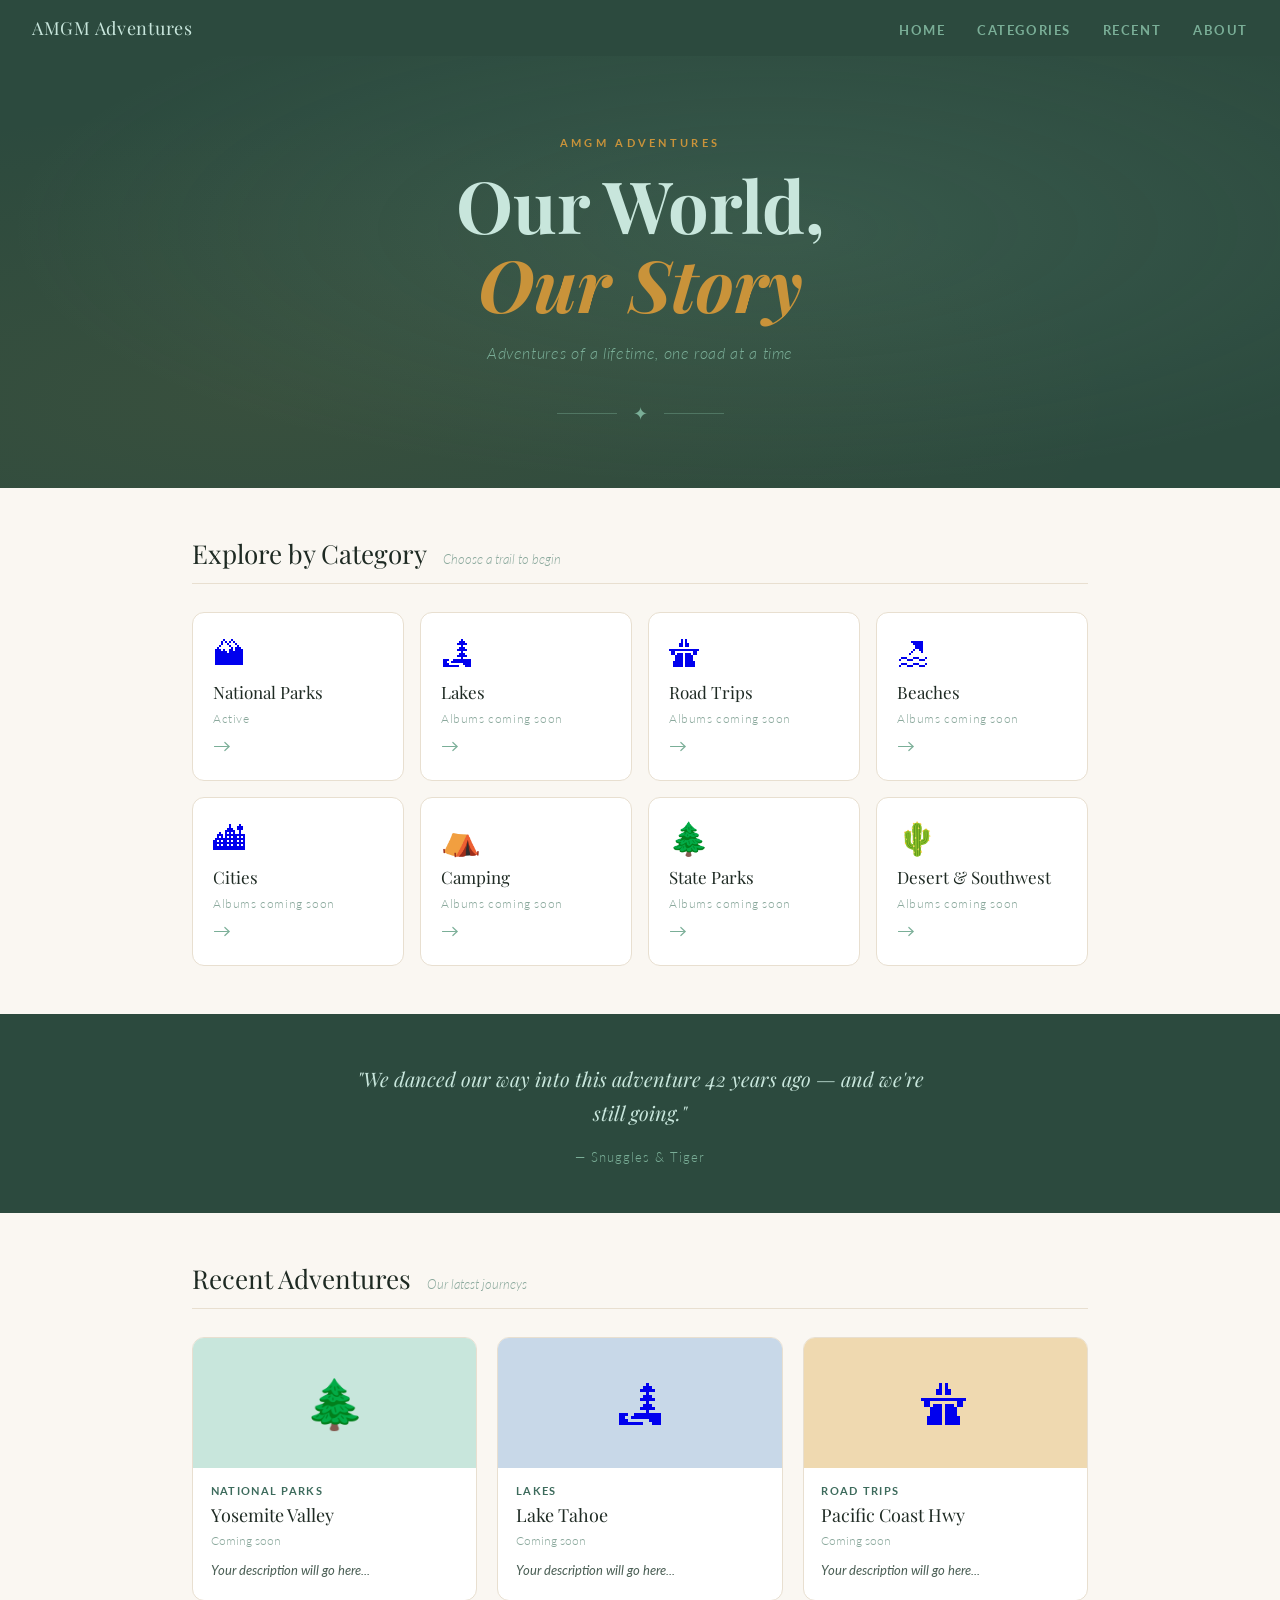
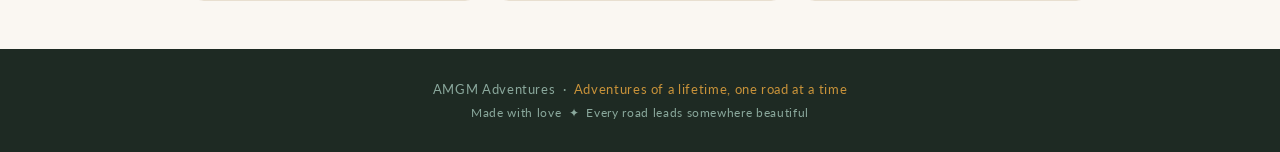
<file: index.html>
<!doctype html>
<html lang="en">
  <head>
    <meta charset="UTF-8" />
    <meta name="viewport" content="width=device-width, initial-scale=1.0" />
    <title>AMGM Adventures</title>
    <link
      href="https://fonts.googleapis.com/css2?family=Playfair+Display:ital,wght@0,400;0,700;1,400&family=Lato:wght@300;400;700&display=swap"
      rel="stylesheet"
    />
    <link rel="stylesheet" href="css/styles.css" />
  </head>
  <body>
    <!-- NAV -->
    <nav>
      <a class="nav-brand" href="index.html">AMGM Adventures</a>
      <ul class="nav-links">
        <li><a href="index.html">Home</a></li>
        <li><a href="#categories">Categories</a></li>
        <li><a href="#recent">Recent</a></li>
        <li><a href="#about">About</a></li>
      </ul>
    </nav>

    <!-- HERO -->
    <header class="hero">
      <p class="hero-eyebrow">amgm adventures</p>
      <h1 class="hero-title">Our World,<br /><em>Our Story</em></h1>
      <p class="hero-tagline">Adventures of a lifetime, one road at a time</p>
      <div class="hero-divider">✦</div>
    </header>

    <!-- CATEGORIES -->
    <section class="section" id="categories">
      <div class="section-header">
        <h2 class="section-title">Explore by Category</h2>
        <span class="section-sub">Choose a trail to begin</span>
      </div>
      <div class="category-grid">
        <a class="cat-card" href="categories/national-parks.html">
          <span class="cat-icon">🏔</span>
          <span class="cat-name">National Parks</span>
          <span class="cat-count">Active</span>
          <span class="cat-arrow">→</span>
        </a>
        <a class="cat-card" href="undc.html">
          <span class="cat-icon">🏞</span>
          <span class="cat-name">Lakes</span>
          <span class="cat-count">Albums coming soon</span>
          <span class="cat-arrow">→</span>
        </a>
        <a class="cat-card" href="undc.html">
          <span class="cat-icon">🛣</span>
          <span class="cat-name">Road Trips</span>
          <span class="cat-count">Albums coming soon</span>
          <span class="cat-arrow">→</span>
        </a>
        <a class="cat-card" href="undc.html">
          <span class="cat-icon">🏖</span>
          <span class="cat-name">Beaches</span>
          <span class="cat-count">Albums coming soon</span>
          <span class="cat-arrow">→</span>
        </a>
        <a class="cat-card" href="undc.html">
          <span class="cat-icon">🏙</span>
          <span class="cat-name">Cities</span>
          <span class="cat-count">Albums coming soon</span>
          <span class="cat-arrow">→</span>
        </a>
        <a class="cat-card" href="undc.html">
          <span class="cat-icon">⛺</span>
          <span class="cat-name">Camping</span>
          <span class="cat-count">Albums coming soon</span>
          <span class="cat-arrow">→</span>
        </a>
        <a class="cat-card" href="undc.html">
          <span class="cat-icon">🌲</span>
          <span class="cat-name">State Parks</span>
          <span class="cat-count">Albums coming soon</span>
          <span class="cat-arrow">→</span>
        </a>
        <a class="cat-card" href="undc.html">
          <span class="cat-icon">🌵</span>
          <span class="cat-name">Desert &amp; Southwest</span>
          <span class="cat-count">Albums coming soon</span>
          <span class="cat-arrow">→</span>
        </a>
      </div>
    </section>

    <!-- ABOUT STRIP -->
    <div class="about-strip" id="about">
      <p>
        "We danced our way into this adventure 42 years ago — and we're still
        going."
      </p>
      <small>— Snuggles &amp; Tiger</small>
    </div>

    <!-- RECENT -->
    <section class="section" id="recent">
      <div class="section-header">
        <h2 class="section-title">Recent Adventures</h2>
        <span class="section-sub">Our latest journeys</span>
      </div>
      <div class="recent-grid">
        <a class="recent-card" href="albums/yosemite.html">
          <div class="recent-thumb thumb-green">🌲</div>
          <div class="recent-body">
            <span class="recent-cat">National Parks</span>
            <span class="recent-name">Yosemite Valley</span>
            <span class="recent-date">Coming soon</span>
            <span class="recent-desc">Your description will go here...</span>
          </div>
        </a>
        <a class="recent-card" href="albums/lake-tahoe.html">
          <div class="recent-thumb thumb-blue">🏞</div>
          <div class="recent-body">
            <span class="recent-cat">Lakes</span>
            <span class="recent-name">Lake Tahoe</span>
            <span class="recent-date">Coming soon</span>
            <span class="recent-desc">Your description will go here...</span>
          </div>
        </a>
        <a class="recent-card" href="albums/pacific-coast-hwy.html">
          <div class="recent-thumb thumb-amber">🛣</div>
          <div class="recent-body">
            <span class="recent-cat">Road Trips</span>
            <span class="recent-name">Pacific Coast Hwy</span>
            <span class="recent-date">Coming soon</span>
            <span class="recent-desc">Your description will go here...</span>
          </div>
        </a>
      </div>
    </section>

    <!-- FOOTER -->
    <footer>
      <p>
        AMGM Adventures &nbsp;·&nbsp;
        <span>Adventures of a lifetime, one road at a time</span>
      </p>
      <p style="margin-top: 0.5rem; font-size: 12px">
        Made with love &nbsp;✦&nbsp; Every road leads somewhere beautiful
      </p>
    </footer>
  </body>
</html>
</file>
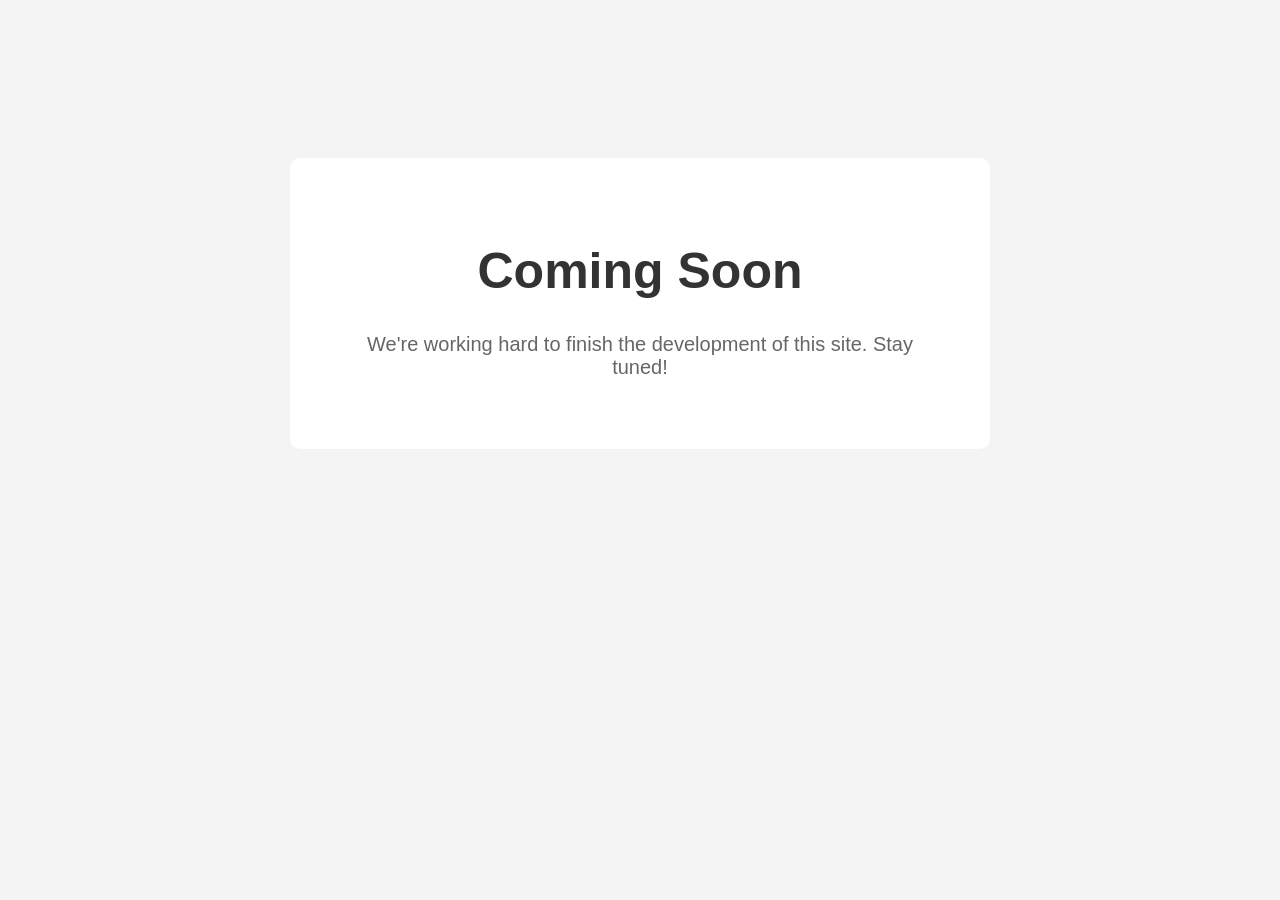
<file: undc.html>
<!DOCTYPE html>
<html>
<head>
    <title>Under Construction</title>
    <style>
        body { text-align: center; padding: 150px; font-family: sans-serif; background-color: #f4f4f4; }
        h1 { font-size: 50px; color: #333; }
        p { font-size: 20px; color: #666; }
        .container { max-width: 600px; margin: 0 auto; background: white; padding: 50px; border-radius: 10px; }
    </style>
</head>
<body>
    <div class="container">
        <h1>Coming Soon</h1>
        <p>We're working hard to finish the development of this site. Stay tuned!</p>
    </div>
</body>
</html>
</file>
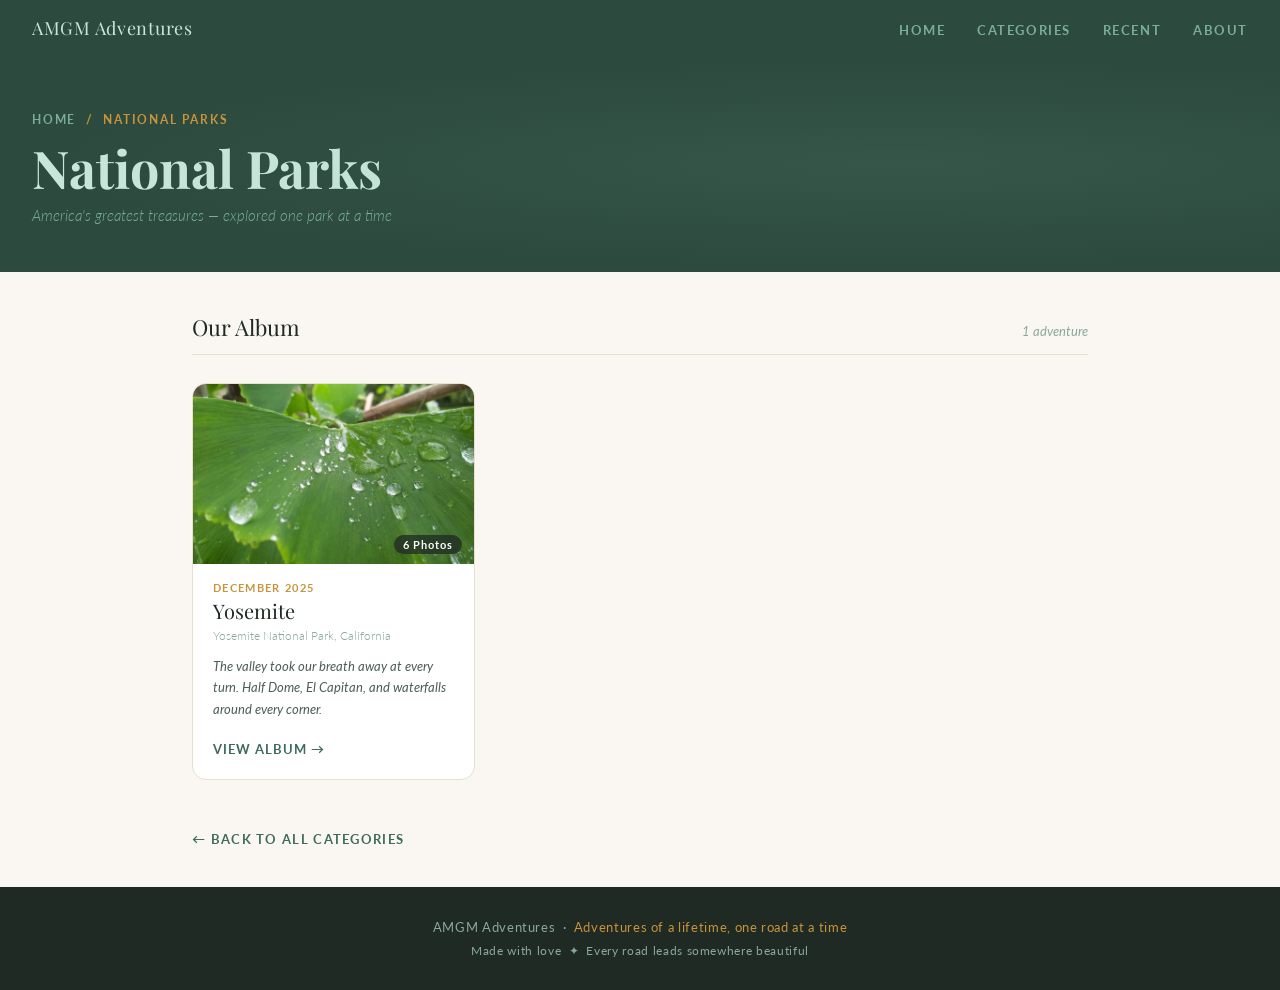
<file: categories/national-parks.html>
<!doctype html>
<html lang="en">
  <head>
    <meta charset="UTF-8" />
    <meta name="viewport" content="width=device-width, initial-scale=1.0" />
    <title>National Parks — AMGM Adventures</title>
    <link
      href="https://fonts.googleapis.com/css2?family=Playfair+Display:ital,wght@0,400;0,700;1,400&family=Lato:wght@300;400;700&display=swap"
      rel="stylesheet"
    />
    <link rel="stylesheet" href="../css/styles.css">
 
  </head>
  <body>
    <!-- NAV -->
    <nav>
      <a class="nav-brand" href="../index.html">AMGM Adventures</a>
      <ul class="nav-links">
        <li><a href="../index.html">Home</a></li>
        <li><a href="index.html#categories">Categories</a></li>
        <li><a href="index.html#recent">Recent</a></li>
        <li><a href="index.html#about">About</a></li>
      </ul>
    </nav>

    <!-- PAGE HERO -->
    <header class="page-hero">
      <div class="breadcrumb">
        <a href="index.html">Home</a> &nbsp;/&nbsp; National Parks
      </div>
      <h1>National Parks</h1>
      <p>America's greatest treasures — explored one park at a time</p>
    </header>

    <!-- ALBUMS -->
    <main class="main">
      <div class="albums-header">
        <h2 class="albums-title">Our Album</h2>
        <span class="albums-count">1 adventure</span>
      </div>

      <div class="album-grid">
        <!-- ═══════════════════════════════════════════
           ALBUM 1 — Yosemite
           To add a real photo: replace the emoji div with
           <img src="../photos/national-parks/yosemite/cover.jpg" alt="Yosemite">
           inside .album-cover
      ══════════════════════════════════════════════ -->
        <a class="album-card" href="../albums/yosemite.html">
          <div class="album-cover cover-green">
            <img src="../photos/national-parks/yosemite/valley-view2.jpg" alt="Yosemite"/>
            <span class="photo-count-badge">6 Photos</span>
          </div>
          <div class="album-body">
            <span class="album-date">December 2025</span>
            <span class="album-name">Yosemite</span>
            <span class="album-location"
              >Yosemite National Park, California</span
            >
            <span class="album-desc"
              >The valley took our breath away at every turn. Half Dome, El
              Capitan, and waterfalls around every corner.</span
            >
            <span class="album-link">View album →</span>
          </div>
        </a>

        <!-- ═══════════════════════════════════════════
           ALBUM 2 — Grand Canyon
      ══════════════════════════════════════════════ -->
      <!--
        <a class="album-card" href="grand-canyon.html">
          <div class="album-cover cover-amber">
            🏜
            <span class="photo-count-badge">18 photos</span>
          </div>
          <div class="album-body">
            <span class="album-date">October 2021</span>
            <span class="album-name">Grand Canyon</span>
            <span class="album-location"
              >Grand Canyon National Park, Arizona</span
            >
            <span class="album-desc"
              >Nothing prepares you for that first look over the rim. One of the
              most humbling sights we have ever seen.</span
            >
            <span class="album-link">View album →</span>
          </div>
        </a>
      -->

        <!-- ═══════════════════════════════════════════
           ALBUM 3 — Zion
      ══════════════════════════════════════════════ -->
      <!--
        <a class="album-card" href="zion.html">
          <div class="album-cover cover-rust">
            ⛰
            <span class="photo-count-badge">31 photos</span>
          </div>
          <div class="album-body">
            <span class="album-date">October 2021</span>
            <span class="album-name">Zion National Park</span>
            <span class="album-location">Zion National Park, Utah</span>
            <span class="album-desc"
              >Red rock walls soaring above us as we hiked the Narrows. A place
              we knew we had to come back to.</span
            >
            <span class="album-link">View album →</span>
          </div>
        </a>
      </div>
    -->

      <!-- TIP BOX -->
       <!--
      <div class="add-tip">
        <h3>Adding a new album</h3>
        <p>
          To add a new park, copy one of the album cards above, paste it inside
          the
          <code>.album-grid</code> div, and update the name, date, description,
          and photo link. That's all it takes!
        </p>
      </div>
    -->
    </main>

    <!-- BACK LINK -->
    <div class="back-bar">
      <a class="back-link" href="../index.html">← Back to all categories</a>
    </div>

    <!-- FOOTER -->
    <footer>
      <p>
        AMGM Adventures &nbsp;·&nbsp;
        <span>Adventures of a lifetime, one road at a time</span>
      </p>
      <p style="margin-top: 0.5rem; font-size: 12px">
        Made with love &nbsp;✦&nbsp; Every road leads somewhere beautiful
      </p>
    </footer>
  </body>
</html>
</file>
<file: css/styles.css>
*, *::before, *::after { box-sizing: border-box; margin: 0; padding: 0; }

    :root {
      --forest: #2C4A3E;
      --forest-light: #3D6B5C;
      --sage: #7AAE97;
      --mint: #C8E6DC;
      --cream: #FAF7F2;
      --sand: #E8DFD0;
      --bark: #6B4F3A;
      --bark-light: #8C6B50;
      --gold: #C9933A;
      --text-dark: #1E2A23;
      --text-mid: #4A5E54;
      --text-light: #8AA89C;
    }

    html { scroll-behavior: smooth; }

    body {
      font-family: 'Lato', sans-serif;
      background: var(--cream);
      color: var(--text-dark);
      min-height: 100vh;
    }

    /* ── NAV ── */
    nav {
      position: sticky;
      top: 0;
      z-index: 100;
      background: var(--forest);
      padding: 0 2rem;
      display: flex;
      align-items: center;
      justify-content: space-between;
      height: 56px;
    }

    .nav-brand {
      font-family: 'Playfair Display', serif;
      font-size: 18px;
      color: var(--mint);
      letter-spacing: 0.04em;
      text-decoration: none;
    }

    .nav-links {
      display: flex;
      gap: 2rem;
      list-style: none;
    }

    .nav-links a {
      font-size: 13px;
      font-weight: 700;
      letter-spacing: 0.12em;
      text-transform: uppercase;
      color: var(--sage);
      text-decoration: none;
      transition: color 0.2s;
    }

    .nav-links a:hover { color: var(--mint); }

    /* ── HERO ── */
    .hero {
      background: var(--forest);
      padding: 5rem 2rem 4rem;
      text-align: center;
      position: relative;
      overflow: hidden;
    }

    .hero::before {
      content: '';
      position: absolute;
      inset: 0;
      background: radial-gradient(ellipse at 60% 40%, rgba(122,174,151,0.15) 0%, transparent 70%),
                  radial-gradient(ellipse at 20% 80%, rgba(201,147,58,0.08) 0%, transparent 60%);
      pointer-events: none;
    }

    .hero-eyebrow {
      font-size: 11px;
      font-weight: 700;
      letter-spacing: 0.3em;
      text-transform: uppercase;
      color: var(--gold);
      margin-bottom: 1rem;
    }

    .hero-title {
      font-family: 'Playfair Display', serif;
      font-size: clamp(42px, 8vw, 72px);
      font-weight: 700;
      color: var(--mint);
      line-height: 1.1;
      margin-bottom: 1.25rem;
    }

    .hero-title em {
      font-style: italic;
      color: var(--gold);
    }

    .hero-tagline {
      font-size: 16px;
      font-weight: 300;
      color: var(--sage);
      letter-spacing: 0.04em;
      font-style: italic;
      margin-bottom: 2.5rem;
    }

    .hero-divider {
      display: flex;
      align-items: center;
      justify-content: center;
      gap: 1rem;
      color: var(--sage);
      font-size: 18px;
      opacity: 0.5;
    }

    .hero-divider::before,
    .hero-divider::after {
      content: '';
      display: block;
      width: 60px;
      height: 1px;
      background: var(--sage);
      opacity: 0.4;
    }

    /* ── SECTION WRAPPER ── */
    .section {
      max-width: 960px;
      margin: 0 auto;
      padding: 3rem 2rem;
    }

    .section-header {
      display: flex;
      align-items: baseline;
      gap: 1rem;
      margin-bottom: 1.75rem;
      padding-bottom: 0.75rem;
      border-bottom: 1px solid var(--sand);
    }

    .section-title {
      font-family: 'Playfair Display', serif;
      font-size: 26px;
      font-weight: 400;
      color: var(--text-dark);
    }

    .section-sub {
      font-size: 13px;
      color: var(--text-light);
      font-weight: 300;
      font-style: italic;
    }

    /* ── CATEGORY GRID ── */
    .category-grid {
      display: grid;
      grid-template-columns: repeat(auto-fill, minmax(200px, 1fr));
      gap: 16px;
    }

    .cat-card {
      background: #fff;
      border: 1px solid var(--sand);
      border-radius: 12px;
      padding: 1.5rem 1.25rem;
      text-decoration: none;
      display: flex;
      flex-direction: column;
      align-items: flex-start;
      gap: 0.5rem;
      transition: transform 0.2s, box-shadow 0.2s, border-color 0.2s;
      cursor: pointer;
    }

    .cat-card:hover {
      transform: translateY(-3px);
      box-shadow: 0 8px 24px rgba(44,74,62,0.10);
      border-color: var(--sage);
    }

    .cat-icon {
      font-size: 32px;
      line-height: 1;
      margin-bottom: 0.25rem;
    }

    .cat-name {
      font-family: 'Playfair Display', serif;
      font-size: 17px;
      color: var(--text-dark);
      font-weight: 400;
    }

    .cat-count {
      font-size: 12px;
      color: var(--text-light);
      font-weight: 300;
      letter-spacing: 0.05em;
    }

    .cat-arrow {
      margin-top: auto;
      font-size: 18px;
      color: var(--sage);
      transition: transform 0.2s;
    }

    .cat-card:hover .cat-arrow { transform: translateX(4px); }

    /* ── ABOUT STRIP ── */
    .about-strip {
      background: var(--forest);
      color: var(--mint);
      padding: 3rem 2rem;
      text-align: center;
    }

    .about-strip p {
      font-family: 'Playfair Display', serif;
      font-size: 20px;
      font-style: italic;
      max-width: 600px;
      margin: 0 auto 1rem;
      line-height: 1.7;
      color: var(--mint);
    }

    .about-strip small {
      font-size: 13px;
      color: var(--sage);
      font-weight: 300;
      letter-spacing: 0.08em;
    }

    /* ── RECENT ── */
    .recent-grid {
      display: grid;
      grid-template-columns: repeat(auto-fill, minmax(260px, 1fr));
      gap: 20px;
    }

    .recent-card {
      background: #fff;
      border: 1px solid var(--sand);
      border-radius: 12px;
      overflow: hidden;
      text-decoration: none;
      transition: transform 0.2s, box-shadow 0.2s;
      display: flex;
      flex-direction: column;
    }

    .recent-card:hover {
      transform: translateY(-3px);
      box-shadow: 0 8px 24px rgba(44,74,62,0.10);
    }

    .recent-thumb {
      height: 130px;
      display: flex;
      align-items: center;
      justify-content: center;
      font-size: 48px;
    }

    .thumb-green { background: #C8E6DC; }
    .thumb-blue  { background: #C8D8E8; }
    .thumb-amber { background: #EFD9B0; }
    .thumb-bark  { background: #DDD0C0; }

    .recent-body { padding: 1rem 1.1rem 1.25rem; flex: 1; display: flex; flex-direction: column; gap: 0.35rem; }

    .recent-cat {
      font-size: 11px;
      font-weight: 700;
      letter-spacing: 0.12em;
      text-transform: uppercase;
      color: var(--forest-light);
    }

    .recent-name {
      font-family: 'Playfair Display', serif;
      font-size: 18px;
      color: var(--text-dark);
    }

    .recent-date {
      font-size: 12px;
      color: var(--text-light);
      font-weight: 300;
    }

    .recent-desc {
      font-size: 13px;
      color: var(--text-mid);
      line-height: 1.6;
      margin-top: 0.4rem;
      font-style: italic;
    }

    /* ── FOOTER ── */
    footer {
      background: var(--text-dark);
      color: var(--text-light);
      text-align: center;
      padding: 2rem;
      font-size: 13px;
      letter-spacing: 0.05em;
    }

    footer span { color: var(--gold); }

    /* ── ANIMATIONS ── */
    @keyframes fadeUp {
      from { opacity: 0; transform: translateY(20px); }
      to   { opacity: 1; transform: translateY(0); }
    }

    .hero-eyebrow { animation: fadeUp 0.6s ease both; }
    .hero-title   { animation: fadeUp 0.6s 0.15s ease both; }
    .hero-tagline { animation: fadeUp 0.6s 0.3s ease both; }
    .hero-divider { animation: fadeUp 0.6s 0.45s ease both; }

       *,
      *::before,
      *::after {
        box-sizing: border-box;
        margin: 0;
        padding: 0;
      }

      :root {
        --forest: #2c4a3e;
        --forest-light: #3d6b5c;
        --sage: #7aae97;
        --mint: #c8e6dc;
        --cream: #faf7f2;
        --sand: #e8dfd0;
        --bark: #6b4f3a;
        --bark-light: #8c6b50;
        --gold: #c9933a;
        --text-dark: #1e2a23;
        --text-mid: #4a5e54;
        --text-light: #8aa89c;
      }

      html {
        scroll-behavior: smooth;
      }

      body {
        font-family: "Lato", sans-serif;
        background: var(--cream);
        color: var(--text-dark);
        min-height: 100vh;
      }

      /* ── NAV ── */
      nav {
        position: sticky;
        top: 0;
        z-index: 100;
        background: var(--forest);
        padding: 0 2rem;
        display: flex;
        align-items: center;
        justify-content: space-between;
        height: 56px;
      }

      .nav-brand {
        font-family: "Playfair Display", serif;
        font-size: 18px;
        color: var(--mint);
        letter-spacing: 0.04em;
        text-decoration: none;
      }

      .nav-links {
        display: flex;
        gap: 2rem;
        list-style: none;
      }

      .nav-links a {
        font-size: 13px;
        font-weight: 700;
        letter-spacing: 0.12em;
        text-transform: uppercase;
        color: var(--sage);
        text-decoration: none;
        transition: color 0.2s;
      }

      .nav-links a:hover {
        color: var(--mint);
      }

      /* ── PAGE HERO ── */
      .page-hero {
        background: var(--forest);
        padding: 3.5rem 2rem 3rem;
        position: relative;
        overflow: hidden;
      }

      .page-hero::before {
        content: "";
        position: absolute;
        inset: 0;
        background: radial-gradient(
          ellipse at 70% 50%,
          rgba(122, 174, 151, 0.12) 0%,
          transparent 70%
        );
        pointer-events: none;
      }

      .breadcrumb {
        font-size: 12px;
        font-weight: 700;
        letter-spacing: 0.15em;
        text-transform: uppercase;
        color: var(--gold);
        margin-bottom: 0.75rem;
      }

      .breadcrumb a {
        color: var(--sage);
        text-decoration: none;
      }

      .breadcrumb a:hover {
        color: var(--mint);
      }

      .page-hero h1 {
        font-family: "Playfair Display", serif;
        font-size: clamp(32px, 6vw, 56px);
        font-weight: 700;
        color: var(--mint);
        line-height: 1.1;
        margin-bottom: 0.75rem;
      }

      .page-hero p {
        font-size: 15px;
        color: var(--sage);
        font-style: italic;
        font-weight: 300;
        max-width: 520px;
      }

      /* ── MAIN CONTENT ── */
      .main {
        max-width: 960px;
        margin: 0 auto;
        padding: 3rem 2rem;
      }

      .albums-header {
        display: flex;
        align-items: baseline;
        justify-content: space-between;
        margin-bottom: 1.75rem;
        padding-bottom: 0.75rem;
        border-bottom: 1px solid var(--sand);
      }

      .albums-title {
        font-family: "Playfair Display", serif;
        font-size: 22px;
        font-weight: 400;
        color: var(--text-dark);
      }

      .albums-count {
        font-size: 13px;
        color: var(--text-light);
        font-style: italic;
      }

      /* ── ALBUM GRID ── */
      .album-grid {
        display: grid;
        grid-template-columns: repeat(auto-fill, minmax(280px, 1fr));
        gap: 24px;
      }

      .album-card {
        background: #fff;
        border: 1px solid var(--sand);
        border-radius: 14px;
        overflow: hidden;
        text-decoration: none;
        display: flex;
        flex-direction: column;
        transition:
          transform 0.2s,
          box-shadow 0.2s;
      }

      .album-card:hover {
        transform: translateY(-4px);
        box-shadow: 0 12px 32px rgba(44, 74, 62, 0.12);
      }

      /* Photo area — replace background + emoji with a real <img> when you have photos */
      .album-cover {
        height: 180px;
        display: flex;
        align-items: center;
        justify-content: center;
        font-size: 56px;
        position: relative;
      }

      .cover-green {
        background: #c8e6dc;
      }
      .cover-stone {
        background: #d8d0c4;
      }
      .cover-sky {
        background: #c4d8e8;
      }
      .cover-amber {
        background: #efd9b0;
      }
      .cover-rust {
        background: #e8c8b0;
      }

      .album-cover img {
        width: 100%;
        height: 100%;
        object-fit: cover;
        position: absolute;
        inset: 0;
      }

      .photo-count-badge {
        position: absolute;
        bottom: 10px;
        right: 12px;
        background: rgba(30, 42, 35, 0.75);
        color: #fff;
        font-size: 11px;
        font-weight: 700;
        letter-spacing: 0.08em;
        padding: 3px 9px;
        border-radius: 20px;
        backdrop-filter: blur(4px);
      }

      .album-body {
        padding: 1.1rem 1.25rem 1.4rem;
        flex: 1;
        display: flex;
        flex-direction: column;
        gap: 0.3rem;
      }

      .album-date {
        font-size: 11px;
        font-weight: 700;
        letter-spacing: 0.12em;
        text-transform: uppercase;
        color: var(--gold);
      }

      .album-name {
        font-family: "Playfair Display", serif;
        font-size: 20px;
        color: var(--text-dark);
        font-weight: 400;
        line-height: 1.2;
      }

      .album-location {
        font-size: 12px;
        color: var(--text-light);
        font-weight: 300;
        margin-bottom: 0.5rem;
      }

      .album-desc {
        font-size: 13px;
        color: var(--text-mid);
        line-height: 1.65;
        font-style: italic;
        flex: 1;
      }

      .album-link {
        margin-top: 1rem;
        font-size: 13px;
        font-weight: 700;
        letter-spacing: 0.08em;
        text-transform: uppercase;
        color: var(--forest-light);
        display: flex;
        align-items: center;
        gap: 6px;
        transition: gap 0.2s;
      }

      .album-card:hover .album-link {
        gap: 10px;
      }

      /* ── HOW TO ADD MORE ── */
      .add-tip {
        margin-top: 3rem;
        background: #fff;
        border: 1px dashed var(--sage);
        border-radius: 14px;
        padding: 1.75rem 2rem;
        text-align: center;
      }

      .add-tip h3 {
        font-family: "Playfair Display", serif;
        font-size: 18px;
        color: var(--forest);
        margin-bottom: 0.5rem;
      }

      .add-tip p {
        font-size: 14px;
        color: var(--text-mid);
        line-height: 1.7;
        max-width: 480px;
        margin: 0 auto;
      }

      .add-tip code {
        font-size: 12px;
        background: var(--cream);
        border: 1px solid var(--sand);
        padding: 2px 7px;
        border-radius: 4px;
        color: var(--bark);
        font-family: monospace;
      }

      /* ── BACK LINK ── */
      .back-bar {
        max-width: 960px;
        margin: 0 auto;
        padding: 0 2rem 2rem;
      }

      .back-link {
        font-size: 13px;
        font-weight: 700;
        letter-spacing: 0.1em;
        text-transform: uppercase;
        color: var(--forest-light);
        text-decoration: none;
        display: inline-flex;
        align-items: center;
        gap: 6px;
        transition: gap 0.2s;
      }

      .back-link:hover {
        gap: 10px;
      }

      /* ── FOOTER ── */
      footer {
        background: var(--text-dark);
        color: var(--text-light);
        text-align: center;
        padding: 2rem;
        font-size: 13px;
        letter-spacing: 0.05em;
      }

      footer span {
        color: var(--gold);
      }

      /* ── ANIMATION ── */
      @keyframes fadeUp {
        from {
          opacity: 0;
          transform: translateY(16px);
        }
        to {
          opacity: 1;
          transform: translateY(0);
        }
      }

      .album-card {
        animation: fadeUp 0.5s ease both;
      }

      .album-card:nth-child(1) {
        animation-delay: 0.05s;
      }
      .album-card:nth-child(2) {
        animation-delay: 0.15s;
      }
      .album-card:nth-child(3) {
        animation-delay: 0.25s;
      }
      .album-card:nth-child(4) {
        animation-delay: 0.35s;
      }

          *, *::before, *::after { box-sizing: border-box; margin: 0; padding: 0; }

    :root {
      --forest: #2C4A3E;
      --forest-light: #3D6B5C;
      --sage: #7AAE97;
      --mint: #C8E6DC;
      --cream: #FAF7F2;
      --sand: #E8DFD0;
      --gold: #C9933A;
      --text-dark: #1E2A23;
      --text-mid: #4A5E54;
      --text-light: #8AA89C;
    }

    html { scroll-behavior: smooth; }

    body {
      font-family: 'Lato', sans-serif;
      background: var(--cream);
      color: var(--text-dark);
      min-height: 100vh;
    }

    /* ── NAV ── */
    nav {
      position: sticky;
      top: 0;
      z-index: 100;
      background: var(--forest);
      padding: 0 2rem;
      display: flex;
      align-items: center;
      justify-content: space-between;
      height: 56px;
    }

    .nav-brand {
      font-family: 'Playfair Display', serif;
      font-size: 18px;
      color: var(--mint);
      letter-spacing: 0.04em;
      text-decoration: none;
    }

    .nav-links {
      display: flex;
      gap: 2rem;
      list-style: none;
    }

    .nav-links a {
      font-size: 13px;
      font-weight: 700;
      letter-spacing: 0.12em;
      text-transform: uppercase;
      color: var(--sage);
      text-decoration: none;
      transition: color 0.2s;
    }

    .nav-links a:hover { color: var(--mint); }

    /* ── PAGE HERO ── */
    .page-hero {
      background: var(--forest);
      padding: 3.5rem 2rem 3rem;
      position: relative;
      overflow: hidden;
    }

    .page-hero::before {
      content: '';
      position: absolute;
      inset: 0;
      background: radial-gradient(ellipse at 70% 50%, rgba(122,174,151,0.12) 0%, transparent 70%);
      pointer-events: none;
    }

    .breadcrumb {
      font-size: 12px;
      font-weight: 700;
      letter-spacing: 0.15em;
      text-transform: uppercase;
      color: var(--gold);
      margin-bottom: 0.75rem;
    }

    .breadcrumb a {
      color: var(--sage);
      text-decoration: none;
    }

    .breadcrumb a:hover { color: var(--mint); }

    .page-hero h1 {
      font-family: 'Playfair Display', serif;
      font-size: clamp(30px, 5vw, 52px);
      font-weight: 700;
      color: var(--mint);
      line-height: 1.1;
      margin-bottom: 0.6rem;
    }

    .hero-meta {
      display: flex;
      align-items: center;
      gap: 1.5rem;
      flex-wrap: wrap;
      margin-top: 0.75rem;
    }

    .hero-meta span {
      font-size: 13px;
      color: var(--sage);
      font-weight: 300;
      display: flex;
      align-items: center;
      gap: 6px;
    }

    .hero-meta strong {
      color: var(--mint);
      font-weight: 400;
    }

    /* ── TRIP NOTES ── */
    .trip-notes {
      max-width: 960px;
      margin: 0 auto;
      padding: 2.5rem 2rem 0;
    }

    .notes-card {
      background: #fff;
      border: 1px solid var(--sand);
      border-left: 4px solid var(--sage);
      border-radius: 0 12px 12px 0;
      padding: 1.5rem 1.75rem;
    }

    .notes-label {
      font-size: 11px;
      font-weight: 700;
      letter-spacing: 0.18em;
      text-transform: uppercase;
      color: var(--gold);
      margin-bottom: 0.5rem;
    }

    .notes-text {
      font-family: 'Playfair Display', serif;
      font-size: 17px;
      font-style: italic;
      color: var(--text-mid);
      line-height: 1.75;
    }

    /* ── MAIN ── */
    .main {
      max-width: 960px;
      margin: 0 auto;
      padding: 2.5rem 2rem 3rem;
    }

    .gallery-header {
      display: flex;
      align-items: baseline;
      justify-content: space-between;
      margin-bottom: 1.75rem;
      padding-bottom: 0.75rem;
      border-bottom: 1px solid var(--sand);
    }

    .gallery-title {
      font-family: 'Playfair Display', serif;
      font-size: 22px;
      font-weight: 400;
    }

    .gallery-count {
      font-size: 13px;
      color: var(--text-light);
      font-style: italic;
    }

    /* ── PHOTO GRID ── */
    .photo-grid {
      display: grid;
      grid-template-columns: repeat(auto-fill, minmax(260px, 1fr));
      gap: 24px;
    }

    .photo-card {
      background: #fff;
      border: 1px solid var(--sand);
      border-radius: 12px;
      overflow: hidden;
      transition: transform 0.2s, box-shadow 0.2s;
      cursor: pointer;
    }

    .photo-card:hover {
      transform: translateY(-3px);
      box-shadow: 0 10px 28px rgba(44,74,62,0.11);
    }

    /* ── REAL PHOTO ── */
    .photo-img {
      width: 100%;
      height: 220px;
      object-fit: cover;
      display: block;
    }

    /* ── PLACEHOLDER (used until you have a real photo) ── */
    .photo-placeholder {
      height: 220px;
      display: flex;
      align-items: center;
      justify-content: center;
      font-size: 52px;
    }

    .ph-green  { background: #C8E6DC; }
    .ph-sky    { background: #C4D8E8; }
    .ph-stone  { background: #D8D0C4; }
    .ph-amber  { background: #EFD9B0; }
    .ph-dusk   { background: #DDD0E0; }
    .ph-rust   { background: #E8C8B0; }

    .photo-body {
      padding: 1rem 1.1rem 1.25rem;
    }

    .photo-date {
      font-size: 11px;
      font-weight: 700;
      letter-spacing: 0.12em;
      text-transform: uppercase;
      color: var(--gold);
      margin-bottom: 0.3rem;
    }

    .photo-title {
      font-family: 'Playfair Display', serif;
      font-size: 17px;
      color: var(--text-dark);
      margin-bottom: 0.4rem;
      line-height: 1.3;
    }

    .photo-desc {
      font-size: 13px;
      color: var(--text-mid);
      line-height: 1.65;
      font-style: italic;
    }

    /* ── LIGHTBOX ── */
    .lightbox {
      display: none;
      position: fixed;
      inset: 0;
      background: rgba(20, 30, 24, 0.92);
      z-index: 999;
      align-items: center;
      justify-content: center;
      flex-direction: column;
      padding: 2rem;
    }

    .lightbox.open { display: flex; }

    .lightbox-inner {
      max-width: 820px;
      width: 100%;
      text-align: center;
    }

    .lightbox-inner img {
      max-width: 100%;
      max-height: 65vh;
      object-fit: contain;
      border-radius: 8px;
      display: block;
      margin: 0 auto;
    }

    .lightbox-emoji {
      font-size: 80px;
      height: 200px;
      display: flex;
      align-items: center;
      justify-content: center;
    }

    .lightbox-caption {
      margin-top: 1.25rem;
      text-align: center;
    }

    .lightbox-caption strong {
      display: block;
      font-family: 'Playfair Display', serif;
      font-size: 20px;
      color: var(--mint);
      margin-bottom: 0.3rem;
    }

    .lightbox-caption span {
      font-size: 14px;
      color: var(--sage);
      font-style: italic;
    }

    .lightbox-close {
      position: fixed;
      top: 1.5rem;
      right: 1.5rem;
      background: none;
      border: 1px solid var(--sage);
      color: var(--sage);
      font-size: 20px;
      width: 40px;
      height: 40px;
      border-radius: 50%;
      cursor: pointer;
      display: flex;
      align-items: center;
      justify-content: center;
      transition: background 0.2s;
    }

    .lightbox-close:hover { background: rgba(122,174,151,0.15); }

    /* ── BACK ── */
    .back-bar {
      max-width: 960px;
      margin: 0 auto;
      padding: 0 2rem 2.5rem;
    }

    .back-link {
      font-size: 13px;
      font-weight: 700;
      letter-spacing: 0.1em;
      text-transform: uppercase;
      color: var(--forest-light);
      text-decoration: none;
      display: inline-flex;
      align-items: center;
      gap: 6px;
      transition: gap 0.2s;
    }

    .back-link:hover { gap: 10px; }

    /* ── FOOTER ── */
    footer {
      background: var(--text-dark);
      color: var(--text-light);
      text-align: center;
      padding: 2rem;
      font-size: 13px;
      letter-spacing: 0.05em;
    }

    footer span { color: var(--gold); }

    /* ── ANIMATION ── */
    @keyframes fadeUp {
      from { opacity: 0; transform: translateY(16px); }
      to   { opacity: 1; transform: translateY(0); }
    }

    .photo-card { animation: fadeUp 0.5s ease both; }
    .photo-card:nth-child(1) { animation-delay: 0.05s; }
    .photo-card:nth-child(2) { animation-delay: 0.12s; }
    .photo-card:nth-child(3) { animation-delay: 0.19s; }
    .photo-card:nth-child(4) { animation-delay: 0.26s; }
    .photo-card:nth-child(5) { animation-delay: 0.33s; }
    .photo-card:nth-child(6) { animation-delay: 0.40s; }
</file>
